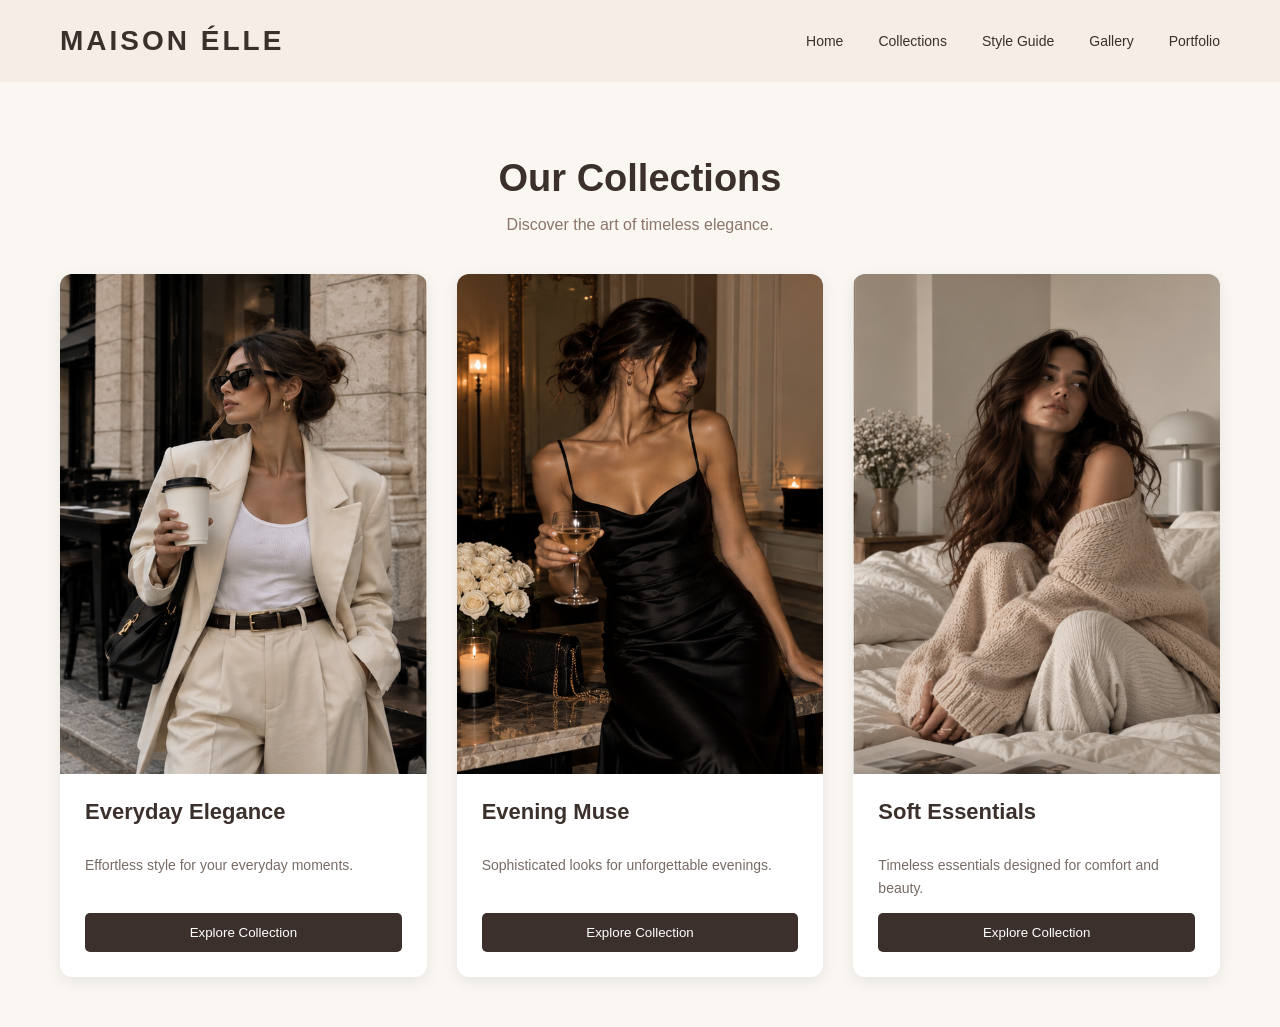
<file: cards.html>
<!DOCTYPE html>
<html lang="en">
<head>
    <meta charset="UTF-8">
    <meta name="viewport" content="width=device-width, initial-scale=1.0">
    <title>Collections | MAISON ÉLLE</title>
    <link rel="stylesheet" href="task1.css">
    <link rel="stylesheet" href="style.css">
</head>
<body>
    <header>
        <div class="logo">MAISON ÉLLE</div>
        <nav>
            <a href="index.html">Home</a>
            <a href="cards.html">Collections</a>
            <a href="layout.html">Style Guide</a>
            <a href="gallery.html">Gallery</a>
            <a href="portfolio.html">Portfolio</a>
        </nav>
    </header>

    <main>
        <h1>Our Collections</h1>
        <p class="subtitle">Discover the art of timeless elegance.</p>

        <section class="cardcontainer">
            <div class="card">
                <img src="images/everyday_vertical.png" alt="Everyday Elegance Collection">
                 <div class="cardcontent">
                    <h2>Everyday Elegance</h2>
                    <p>Effortless style for your everyday moments.</p>
                    <button>Explore Collection</button>
                 </div>
            </div>

            <div class="card">
                <img src="images/evening_vertical.png" alt="Evening Muse Collection">
                 <div class="cardcontent">
                    <h2>Evening Muse</h2>
                    <p>Sophisticated looks for unforgettable evenings.</p>
                    <button>Explore Collection</button>
                 </div>
            </div>

            <div class="card">
                <img src="images/essentials_vertical.png" alt="Soft Essentials Collection">
                 <div class="cardcontent">
                    <h2>Soft Essentials</h2>
                    <p>Timeless essentials designed for comfort and beauty.</p>
                    <button>Explore Collection</button>
                 </div>
            </div>
        </section>
    </main>
</body>
</html>
</file>
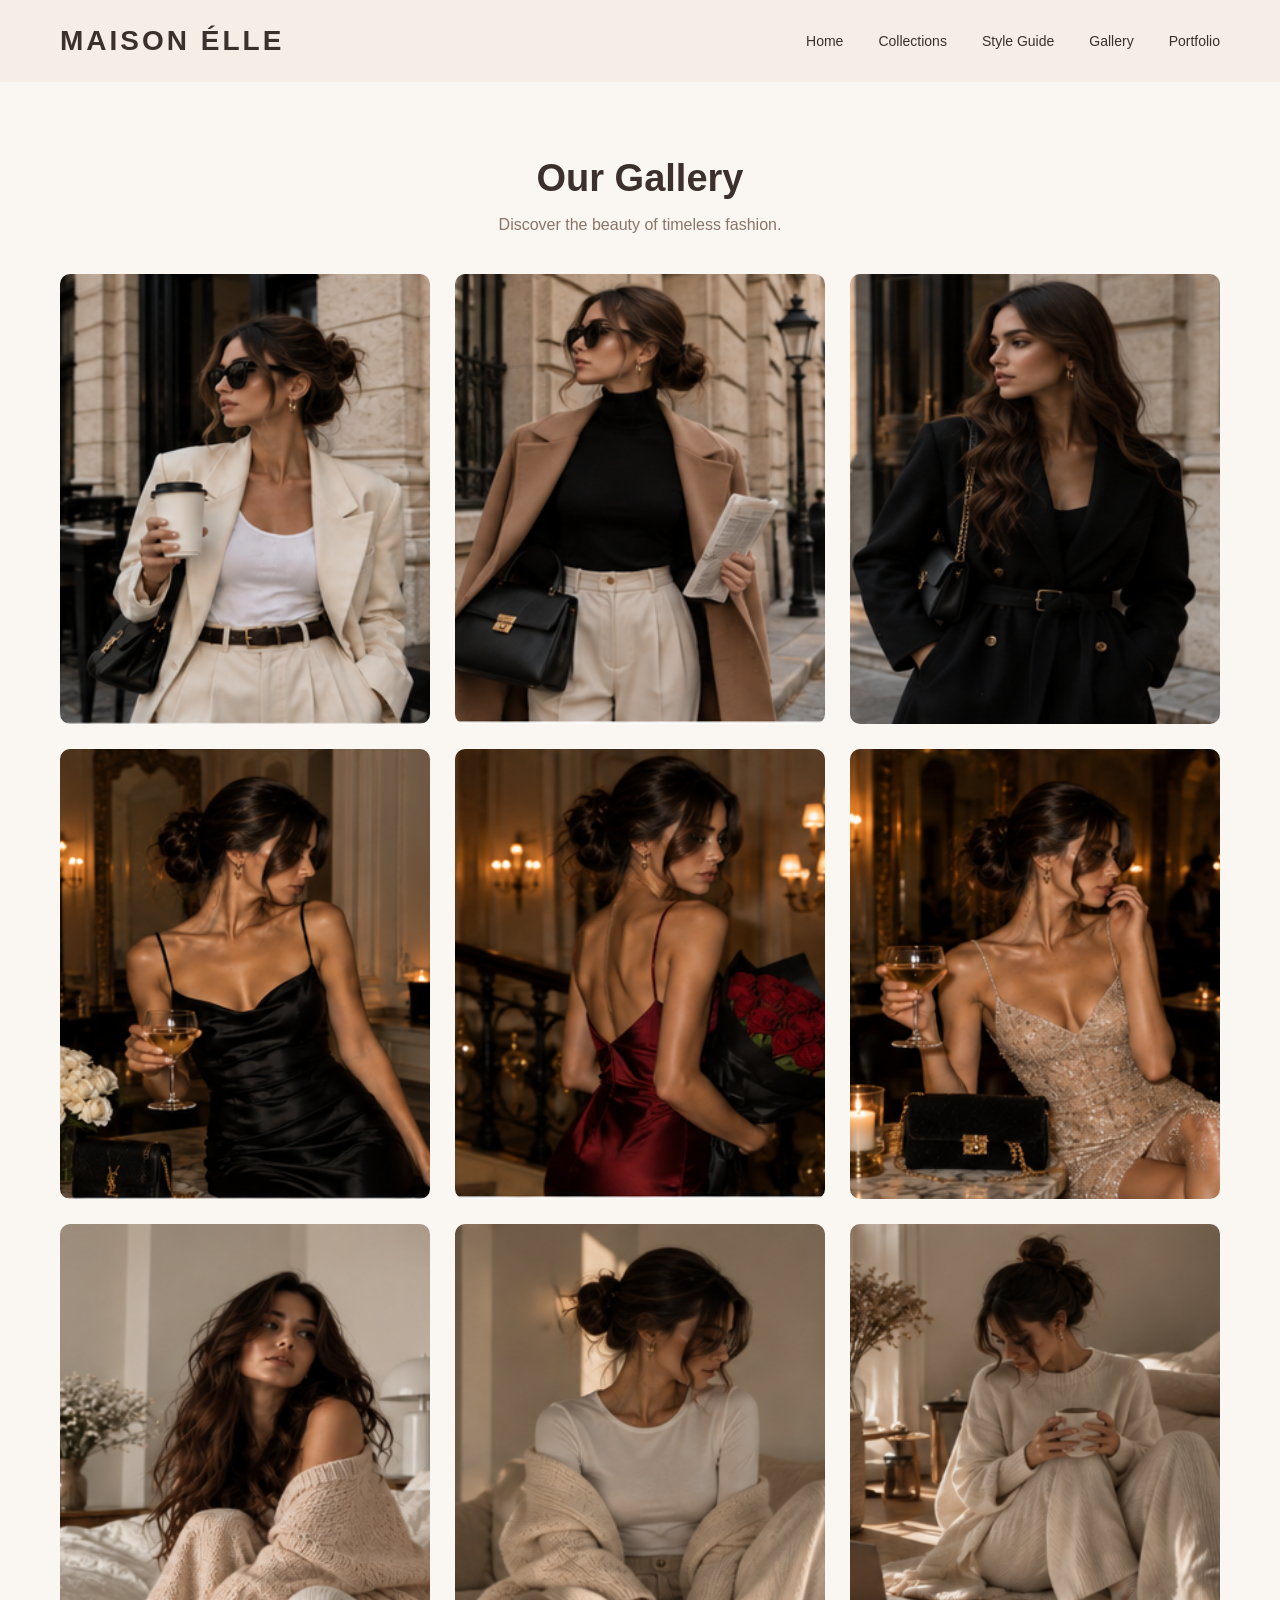
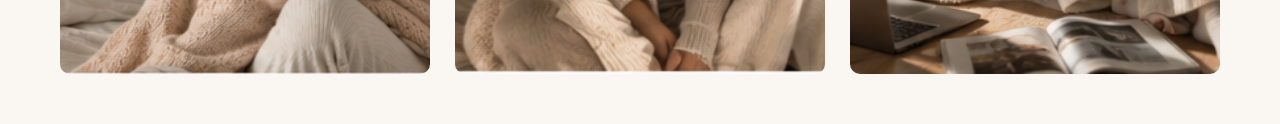
<file: gallery.html>
<!DOCTYPE html>
<html lang="en">

<head>
    <meta charset="UTF-8">
    <meta name="viewport" content="width=device-width, initial-scale=1.0">

    <title>Gallery | MAISON ÉLLE</title>

    <link rel="stylesheet" href="style.css">
    <link rel="stylesheet" href="task3.css">
</head>

<body>

    <header>
        <div class="logo">MAISON ÉLLE</div>

        <nav>
            <a href="index.html">Home</a>
            <a href="cards.html">Collections</a>
            <a href="layout.html">Style Guide</a>
            <a href="gallery.html">Gallery</a>
            <a href="portfolio.html">Portfolio</a>
        </nav>
    </header>


    <main>

        <h1>Our Gallery</h1>

        <p class="subtitle">
            Discover the beauty of timeless fashion.
        </p>


        <section class="gallerycontainer">

            <div class="galleryitem">
                <img src="images/gallery_1_1.png" alt="Classic Blazer">

                <div class="overlay">
                    <h2>Classic Blazer</h2>
                </div>
            </div>


            <div class="galleryitem">
                <img src="images/gallery_2_1.png" alt="Parisian Chic">

                <div class="overlay">
                    <h2>Parisian Chic</h2>
                </div>
            </div>


            <div class="galleryitem">
                <img src="images/gallery_3_1.png" alt="Modern Elegance">

                <div class="overlay">
                    <h2>Modern Elegance</h2>
                </div>
            </div>


            <div class="galleryitem">
                <img src="images/gallery_1_2.png" alt="Black Satin Dress">

                <div class="overlay">
                    <h2>Black Satin Dress</h2>
                </div>
            </div>


            <div class="galleryitem">
                <img src="images/gallery_2_2.png" alt="Romantic Evening">

                <div class="overlay">
                    <h2>Romantic Evening</h2>
                </div>
            </div>


            <div class="galleryitem">
                <img src="images/gallery_3_2.png" alt="Evening Glamour">

                <div class="overlay">
                    <h2>Evening Glamour</h2>
                </div>
            </div>


            <div class="galleryitem">
                <img src="images/gallery_1_3.png" alt="Cozy Knitwear">

                <div class="overlay">
                    <h2>Cozy Knitwear</h2>
                </div>
            </div>


            <div class="galleryitem">
                <img src="images/gallery_2_3.png" alt="Minimalist Look">

                <div class="overlay">
                    <h2>Minimalist Look</h2>
                </div>
            </div>


            <div class="galleryitem">
                <img src="images/gallery_3_3.png" alt="Soft Neutrals">

                <div class="overlay">
                    <h2>Soft Neutrals</h2>
                </div>
            </div>

        </section>

    </main>

</body>

</html>
</file>
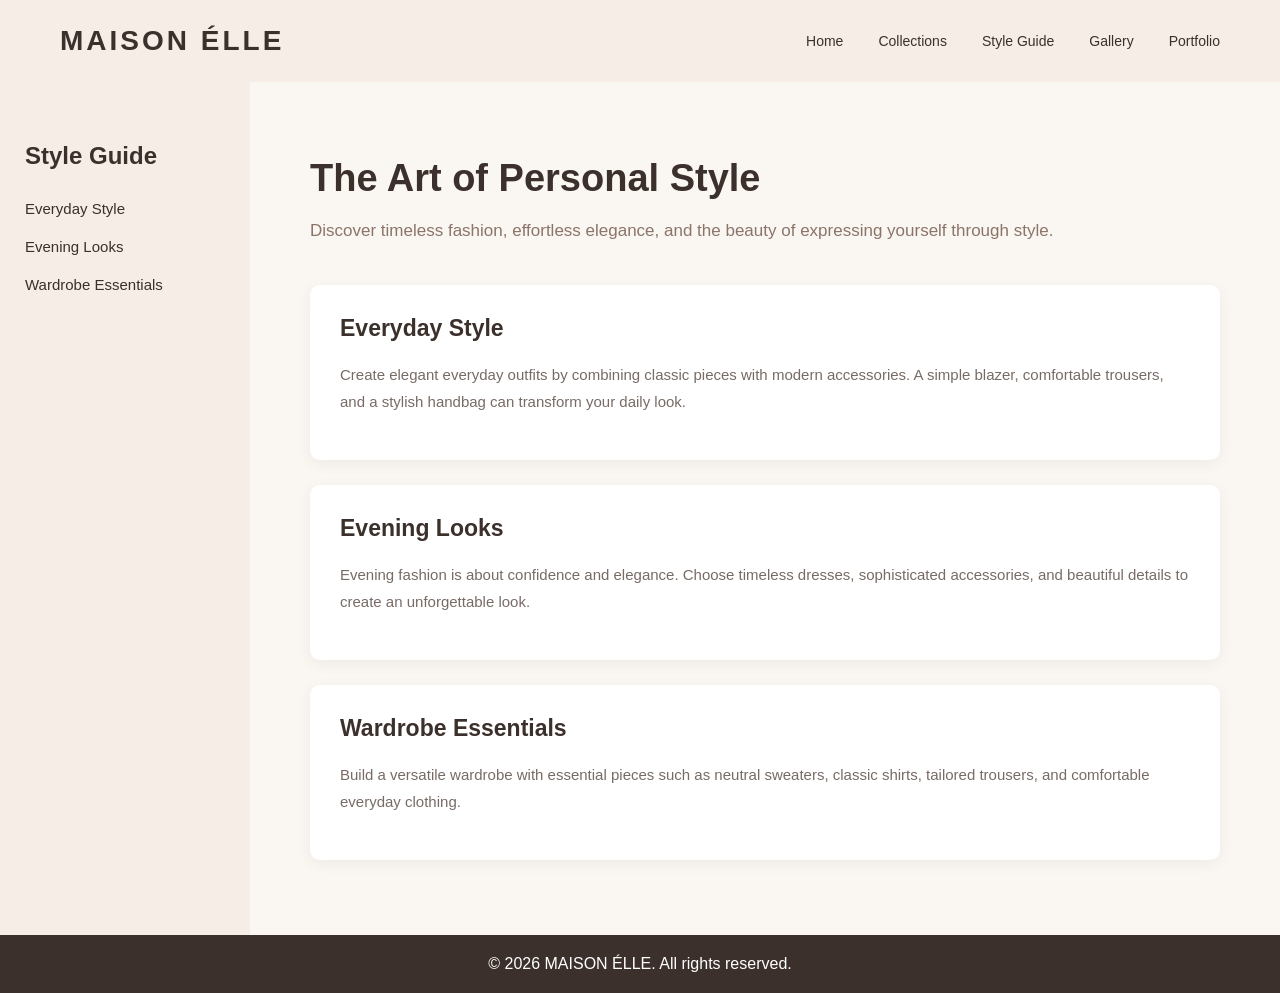
<file: layout.html>
<!DOCTYPE html>
<html lang="en">
<head>
    <meta charset="UTF-8">
    <meta name="viewport" content="width=device-width, initial-scale=1.0">
    <title>Style Guide | MAISON ÉLLE</title>
    <link rel="stylesheet" href="style.css">
    <link rel="stylesheet" href="task2.css">
</head>
<body>
    <div class="gridcontainer">
        <header>
        <div class="logo">MAISON ÉLLE</div>
        <nav>
            <a href="index.html">Home</a>
            <a href="cards.html">Collections</a>
            <a href="layout.html">Style Guide</a>
            <a href="gallery.html">Gallery</a>
            <a href="portfolio.html">Portfolio</a>
        </nav>
    </header>

    <aside class="sidebar">
        <h2>Style Guide</h2>

        <ul>
            <li><a href="#everyday">Everyday Style</a></li>
                <li><a href="#evening">Evening Looks</a></li>
                <li><a href="#essentials">Wardrobe Essentials</a></li>
        </ul>
    </aside>

    <main class="maincontent">

            <h1>The Art of Personal Style</h1>

            <p class="intro">
                Discover timeless fashion, effortless elegance,
                and the beauty of expressing yourself through style.
            </p>

            <section id="everyday">
                <h2>Everyday Style</h2>

                <p>
                    Create elegant everyday outfits by combining
                    classic pieces with modern accessories.
                    A simple blazer, comfortable trousers, and
                    a stylish handbag can transform your daily look.
                </p>
            </section>

            <section id="evening">
                <h2>Evening Looks</h2>

                <p>
                    Evening fashion is about confidence and elegance.
                    Choose timeless dresses, sophisticated accessories,
                    and beautiful details to create an unforgettable look.
                </p>
            </section>

            <section id="essentials">
                <h2>Wardrobe Essentials</h2>

                <p>
                    Build a versatile wardrobe with essential pieces
                    such as neutral sweaters, classic shirts,
                    tailored trousers, and comfortable everyday clothing.
                </p>
            </section>

        </main>

        <footer>
            <p>&copy; 2026 MAISON ÉLLE. All rights reserved.</p>
        </footer>
    </div>
</body>
</html>
</file>
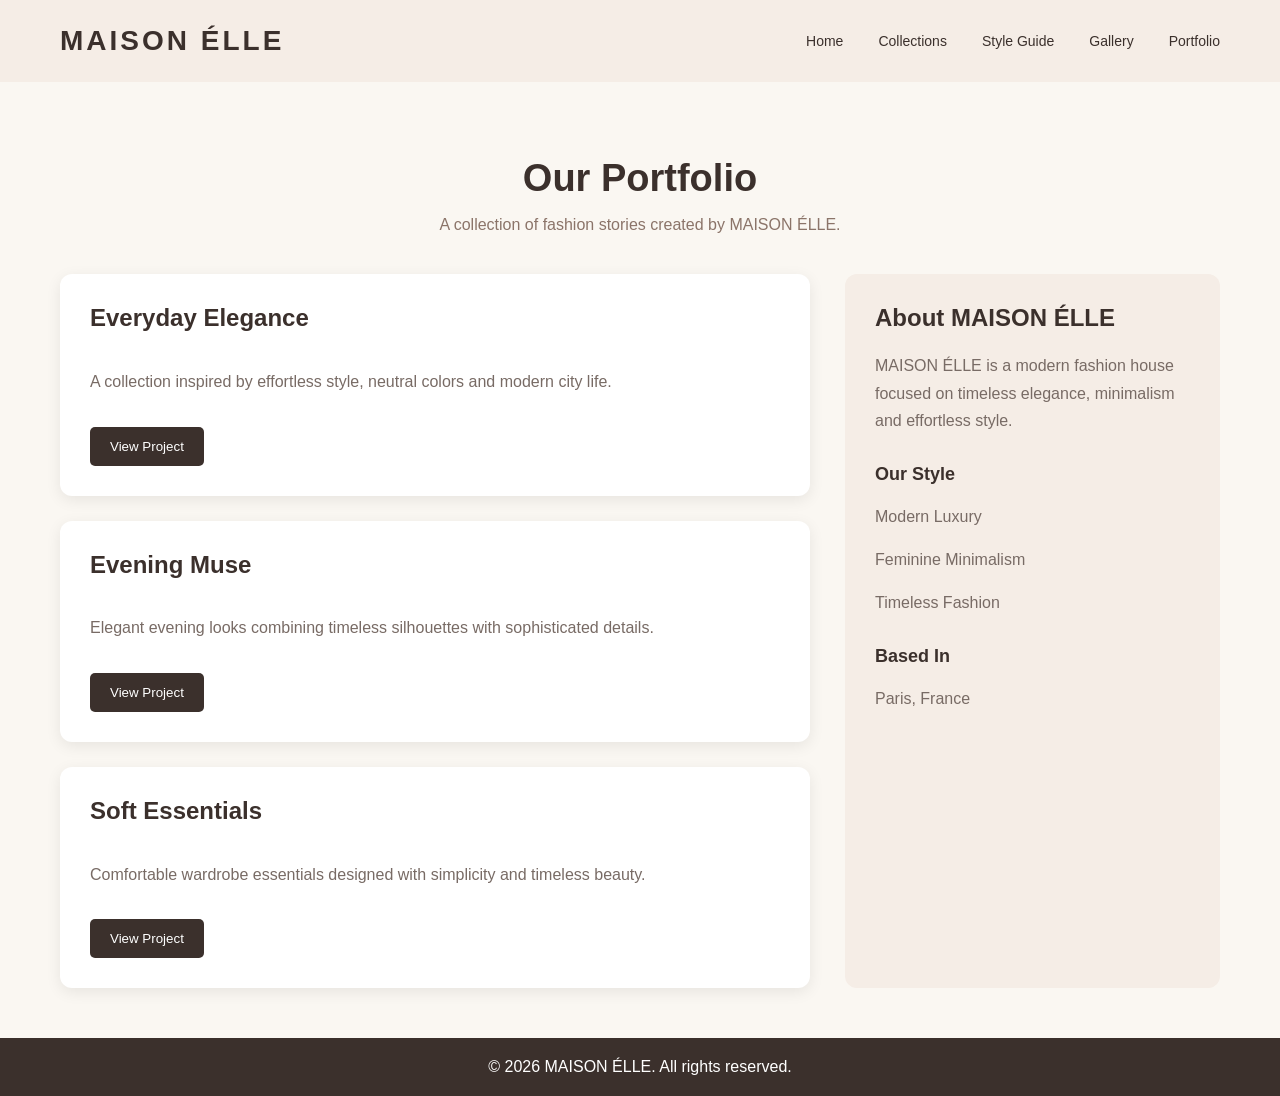
<file: portfolio.html>
<!DOCTYPE html>
<html lang="en">

<head>
    <meta charset="UTF-8">
    <meta name="viewport" content="width=device-width, initial-scale=1.0">
    <title>Portfolio | MAISON ÉLLE</title>

    <link rel="stylesheet" href="style.css">
    <link rel="stylesheet" href="task4.css">
</head>

<body>

    <header>
        <div class="logo">MAISON ÉLLE</div>

        <nav>
            <a href="index.html">Home</a>
            <a href="cards.html">Collections</a>
            <a href="layout.html">Style Guide</a>
            <a href="gallery.html">Gallery</a>
            <a href="portfolio.html">Portfolio</a>
        </nav>
    </header>

    <main class="portfolio">

        <h1>Our Portfolio</h1>
        <p class="subtitle">
            A collection of fashion stories created by MAISON ÉLLE.
        </p>

        <div class="portfoliogrid">

            <section class="projectsarea">

                <div class="projectcard">
                    <div class="projectcontent">
                        <h2>Everyday Elegance</h2>
                        <p>
                            A collection inspired by effortless style,
                            neutral colors and modern city life.
                        </p>
                        <button>View Project</button>
                    </div>
                </div>

                <div class="projectcard">
                    <div class="projectcontent">
                        <h2>Evening Muse</h2>
                        <p>
                            Elegant evening looks combining timeless
                            silhouettes with sophisticated details.
                        </p>
                        <button>View Project</button>
                    </div>
                </div>

                <div class="projectcard">
                    <div class="projectcontent">
                        <h2>Soft Essentials</h2>
                        <p>
                            Comfortable wardrobe essentials designed
                            with simplicity and timeless beauty.
                        </p>
                        <button>View Project</button>
                    </div>
                </div>

            </section>

            <aside class="info">
                <h2>About MAISON ÉLLE</h2>

                <p>
                    MAISON ÉLLE is a modern fashion house focused on
                    timeless elegance, minimalism and effortless style.
                </p>

                <h3>Our Style</h3>
                <p>Modern Luxury</p>
                <p>Feminine Minimalism</p>
                <p>Timeless Fashion</p>

                <h3>Based In</h3>
                <p>Paris, France</p>
            </aside>

        </div>

    </main>

    <footer>
        <p>&copy; 2026 MAISON ÉLLE. All rights reserved.</p>
    </footer>

</body>

</html>
</file>
<file: task1.css>
main {
    padding: 50px 60px;
    text-align: center;
}

h1 {
    font-size: 38px;
    margin-bottom: 10px;
}

.subtitle {
    font-size: 16px;
    color: #8b7469;
    margin-bottom: 40px;
}

.cardcontainer {
    display: flex;
    justify-content: center;
    align-items: stretch;
    gap: 30px;
    flex-wrap: wrap;
    max-width: 1400px;
    margin: 0 auto;
}

.card {
    display: flex;
    flex-direction: column;
    flex: 1 1 300px;
    max-width: 400px;
    background-color: #ffffff;
    border-radius: 12px;
    overflow: hidden;
    box-shadow: 0 4px 15px rgba(0, 0, 0, 0.08);
    transition: transform 0.3s, box-shadow 0.3s;
}

.card img {
    width: 100%;
    height: 500px;
    object-fit: cover;
    object-position: center;
    display: block;
}

.cardcontent {
    display: flex;
    flex-direction: column;
    flex: 1;
    padding: 25px;
    text-align: left;
}

.cardcontent h2 {
    font-size: 22px;
    margin: 0 0 15px;
}

.cardcontent p {
    font-size: 14px;
    line-height: 1.6;
    color: #786b65;
}

.cardcontent button {
    margin-top: auto;
    padding: 12px 20px;
    background-color: #3b302c;
    color: white;
    border: none;
    border-radius: 5px;
    cursor: pointer;
    transition: background-color 0.3s;
}

.card:hover {
    transform: translateY(-8px);
    box-shadow: 0 10px 25px rgba(0, 0, 0, 0.15);
}

.cardcontent button:hover {
    background-color: #b88978;
}
</file>
<file: style.css>
body {
    margin: 0;
    font-family: Arial, sans-serif;
    background-color: #faf7f2;
    color: #3b302c;
}

header {
    display: flex;
    justify-content: space-between;
    align-items: center;
    padding: 25px 60px;
    background-color: #f5ede6;
}

.logo {
    font-size: 28px;
    font-weight: bold;
    letter-spacing: 3px;
    color: #3b302c
}

nav {
    display: flex;
    gap: 35px;
}

nav a{
    text-decoration: none;
    color: #3b302c;
    font-size: 14px;
    font-weight: 500;
    transition: color 0.3s;
}

nav a:hover {
    color: #b88978;
}
</file>
<file: task3.css>
main {
    padding: 50px 60px;
    text-align: center;
}

h1 {
    font-size: 38px;
    margin-bottom: 10px;
}

.subtitle {
    font-size: 16px;
    color: #8b7469;
    margin-bottom: 40px;
}

.gallerycontainer {
    display: grid;
    grid-template-columns: repeat(3, 1fr);
    gap: 25px;
    max-width: 1200px;
    margin: 0 auto;
}

.galleryitem {
    position: relative;
    height: 450px;
    overflow: hidden;
    border-radius: 10px;
}

.galleryitem img {
    width: 100%;
    height: 100%;
    object-fit: cover;
    display: block;
}

.overlay {
    position: absolute;
    top: 0;
    left: 0;
    width: 100%;
    height: 100%;

    display: flex;
    justify-content: center;
    align-items: center;

    background-color: rgba(59, 48, 44, 0.65);
    color: white;

    opacity: 0;
    transition: opacity 0.3s;
}

.overlay h2 {
    font-size: 22px;
}

.galleryitem:hover .overlay {
    opacity: 1;
}

@media (max-width: 800px) {

    .gallerycontainer {
        grid-template-columns: repeat(2, 1fr);
    }

}

@media (max-width: 500px) {

    .gallerycontainer {
        grid-template-columns: 1fr;
    }

}
</file>
<file: task2.css>
.gridcontainer {
    display: grid;
    grid-template-columns: 250px 1fr;
    grid-template-rows: auto 1fr auto;
    grid-template-areas:
        "header header"
        "sidebar main"
        "footer footer";
    min-height: 100vh;
}

header {
    grid-area: header;
}

.sidebar {
    grid-area: sidebar;
    background-color: #f5ede6;
    padding: 40px 25px;
}

.sidebar h2 {
    font-size: 24px;
    margin-bottom: 30px;
}

.sidebar ul {
    list-style: none;
    padding: 0;
}

.sidebar li {
    margin-bottom: 20px;
}

.sidebar a {
    text-decoration: none;
    color: #3b302c;
    font-size: 15px;
    transition: color 0.3s;
}

.sidebar a:hover {
    color: #b88978;
}

.maincontent {
    grid-area: main;
    padding: 50px 60px;
}

.maincontent h1 {
    font-size: 38px;
    margin-bottom: 15px;
}

.intro {
    font-size: 17px;
    color: #8b7469;
    margin-bottom: 40px;
    line-height: 1.6;
}

.maincontent section {
    background-color: #ffffff;
    padding: 30px;
    margin-bottom: 25px;
    border-radius: 10px;
    box-shadow: 0 4px 15px rgba(0, 0, 0, 0.05);
}

.maincontent section h2 {
    font-size: 23px;
    margin-top: 0;
}

.maincontent section p {
    font-size: 15px;
    line-height: 1.8;
    color: #786b65;
}

footer {
    grid-area: footer;
    background-color: #3b302c;
    color: #ffffff;
    text-align: center;
    padding: 20px;
}

footer p {
    margin: 0;
}

@media (max-width: 768px) {
    .gridcontainer {
        grid-template-columns: 1fr;
        grid-template-rows: auto auto 1fr auto;
        grid-template-areas:
            "header"
            "sidebar"
            "main"
            "footer";
    }

    .maincontent {
        padding: 30px 20px;
    }
}
</file>
<file: task4.css>
.portfolio {
    padding: 50px 60px;
}

.portfolio > h1 {
    text-align: center;
    font-size: 38px;
    margin-bottom: 10px;
}

.subtitle {
    text-align: center;
    color: #8b7469;
    margin-bottom: 40px;
}

.portfoliogrid {
    display: grid;
    grid-template-columns: 2fr 1fr;
    gap: 35px;
    max-width: 1200px;
    margin: 0 auto;
}

.projectsarea {
    display: grid;
    gap: 25px;
}

.projectcard {
    background-color: white;
    border-radius: 12px;
    padding: 30px;
    box-shadow: 0 4px 15px rgba(0, 0, 0, 0.08);
}

.projectcontent {
    display: flex;
    flex-direction: column;
    align-items: flex-start;
}

.projectcontent h2 {
    margin-top: 0;
    font-size: 24px;
}

.projectcontent p {
    color: #786b65;
    line-height: 1.7;
}

.projectcontent button {
    margin-top: 15px;
    padding: 12px 20px;
    background-color: #3b302c;
    color: white;
    border: none;
    border-radius: 5px;
    cursor: pointer;
}

.projectcontent button:hover {
    background-color: #b88978;
}

.info {
    background-color: #f5ede6;
    padding: 30px;
    border-radius: 12px;
}

.info h2 {
    margin-top: 0;
    font-size: 24px;
}

.info h3 {
    margin-top: 30px;
    font-size: 18px;
}

.info p {
    color: #786b65;
    line-height: 1.7;
}

footer {
    background-color: #3b302c;
    color: white;
    text-align: center;
    padding: 20px;
}

footer p {
    margin: 0;
}

@media (max-width: 768px) {
    .portfoliogrid {
        grid-template-columns: 1fr;
    }

    .portfolio {
        padding: 30px 20px;
    }
}
</file>
